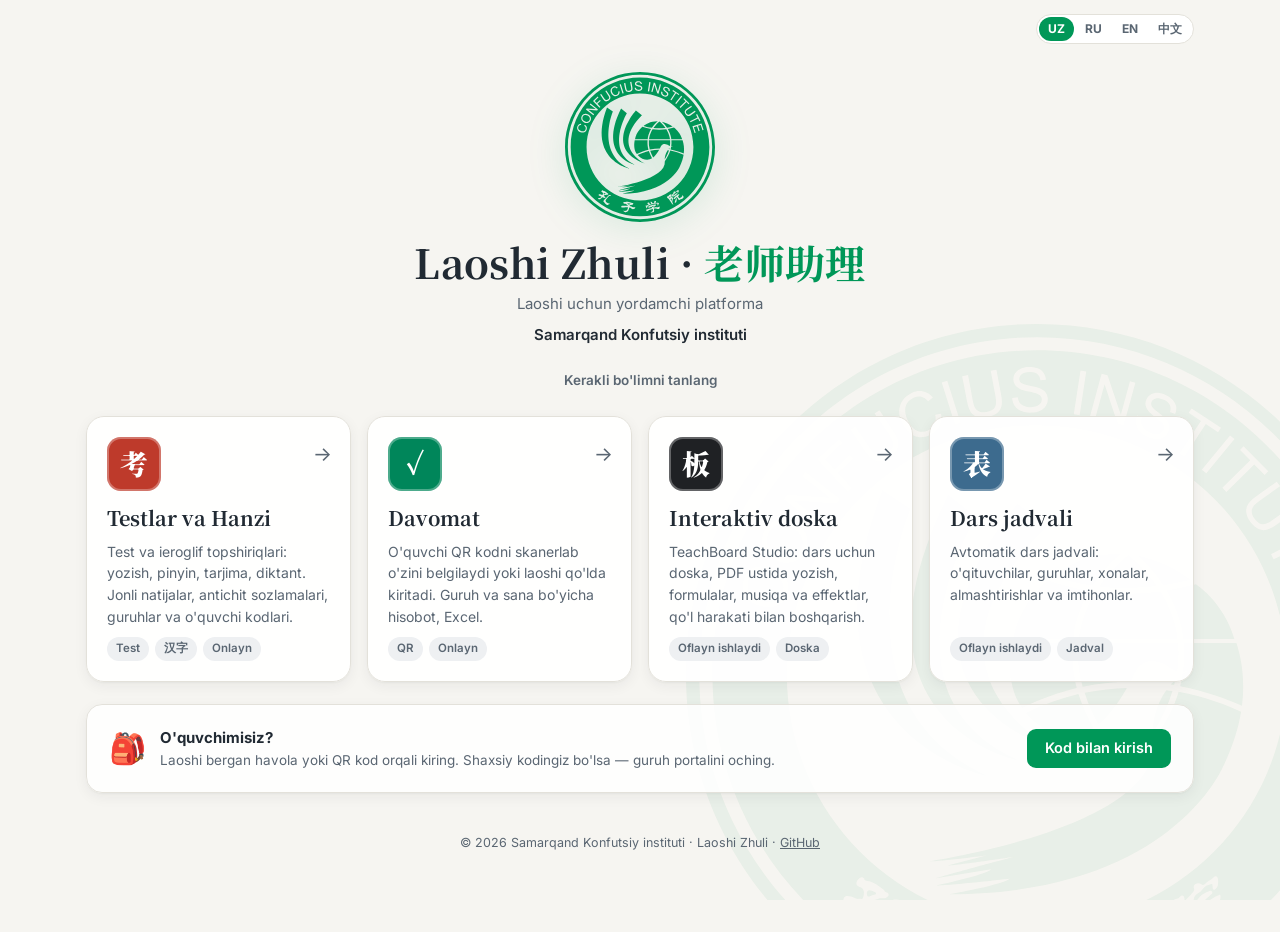
<file: index.html>
<!doctype html>
<html lang="uz">
<head>
<meta charset="utf-8">
<meta name="viewport" content="width=device-width, initial-scale=1, viewport-fit=cover">
<meta name="theme-color" content="#009758">
<title>Laoshi Zhuli · 老师助理</title>
<link rel="icon" href="shared/logo.svg" type="image/svg+xml">
<link rel="manifest" href="manifest.webmanifest">
<link rel="preconnect" href="https://fonts.googleapis.com">
<link href="https://fonts.googleapis.com/css2?family=Noto+Serif+SC:wght@500;700;900&family=Inter:wght@400;500;600;700&display=swap" rel="stylesheet">
<link rel="stylesheet" href="shared/core.css">
<style>
.hero{display:flex;flex-direction:column;align-items:center;text-align:center;padding:28px 0 8px}
.hero img{width:clamp(96px,22vw,150px);height:auto;filter:drop-shadow(0 6px 18px rgba(0,151,88,.18))}
.hero h1{font-size:clamp(26px,5vw,40px);margin-top:14px;letter-spacing:.01em}
.hero h1 span{color:var(--brand)}
.hero p{color:var(--ink-soft);margin-top:4px;font-size:15px}
.hero .inst{font-weight:600;color:var(--ink);margin-top:8px}
.ptop{display:flex;justify-content:flex-end;padding:14px 0 0}
.mods{display:grid;grid-template-columns:repeat(auto-fill,minmax(250px,1fr));gap:16px;margin-top:26px}
.mod{position:relative;display:flex;flex-direction:column;gap:10px;background:rgba(255,255,255,.92);border:1px solid var(--line);border-radius:18px;
  padding:20px;text-decoration:none;color:inherit;box-shadow:var(--shadow);transition:transform .15s,box-shadow .15s,border-color .15s;min-height:210px}
.mod:hover{transform:translateY(-3px);box-shadow:0 12px 30px rgba(33,42,51,.12);border-color:#cfccc3}
.mod .ico{width:54px;height:54px;border-radius:14px;color:#fff;display:flex;align-items:center;justify-content:center;
  font-family:var(--serif);font-weight:900;font-size:28px;box-shadow:inset 0 0 0 2px rgba(255,255,255,.3)}
.mod h2{margin:4px 0 0;font-size:20px}
.mod p{color:var(--ink-soft);font-size:14px;flex:1}
.mod .tags{display:flex;gap:6px;flex-wrap:wrap}
.mod .go{position:absolute;right:18px;top:22px;font-size:20px;color:var(--ink-soft);transition:transform .15s}
.mod:hover .go{transform:translateX(3px);color:var(--ink)}
.stud{margin-top:22px;display:flex;gap:14px;align-items:center;flex-wrap:wrap;background:rgba(255,255,255,.85)}
.stud .t{flex:1;min-width:220px}
</style>
</head>
<body>
<div class="ci-bg"></div>
<div class="wrap" id="app"></div>

<script src="shared/i18n.js"></script>
<script src="config.js"></script>
<script src="shared/app.js"></script>
<script src="shared/modules.js"></script>
<script>
function render(){
  const t = CI.t, esc = CI.esc;
  document.title = t('app.name') + ' · ' + t('inst.name');
  CI.$('#app').innerHTML = `
    <div class="ptop">${CI.langSwitcher()}</div>
    <section class="hero">
      <img src="shared/logo.svg" alt="${esc(t('inst.name'))}">
      <h1>Laoshi Zhuli · <span>老师助理</span></h1>
      <p>${t('app.tagline')}</p>
      <div class="inst">${esc(t('inst.name'))}</div>
    </section>
    <h3 class="center muted" style="font-family:var(--sans);font-weight:600;margin-top:18px">${t('portal.pick')}</h3>
    <div class="mods">
      ${CI_MODULES.map(m => `<a class="mod" href="${m.path}">
        <div class="ico" style="background:${m.color}">${m.icon}</div>
        <span class="go">→</span>
        <h2>${t('mod.'+m.id+'.t')}</h2>
        <p>${t('mod.'+m.id+'.d')}</p>
        <div class="tags">${(m.tags||[]).map(g => CI.pill('p-gray', t('tag.'+g))).join('')}</div>
      </a>`).join('')}
    </div>
    <div class="card stud">
      <div style="font-size:30px">🎒</div>
      <div class="t"><b>${t('portal.student')}</b><div class="muted">${t('portal.studentText')}</div></div>
      <a class="btn btn-brand" href="laoshi/?portal">${t('portal.studentBtn')}</a>
    </div>
    <footer class="ci-foot">© ${new Date().getFullYear()} ${esc(t('inst.name'))} · Laoshi Zhuli ·
      <a href="https://github.com/Darsliklar/laoshi-zhuli" target="_blank" rel="noopener">GitHub</a></footer>`;
}
render();
document.addEventListener('ci:lang', render);
if('serviceWorker' in navigator && location.protocol === 'https:') navigator.serviceWorker.register('sw.js').catch(()=>{});
</script>
</body>
</html>
</file>
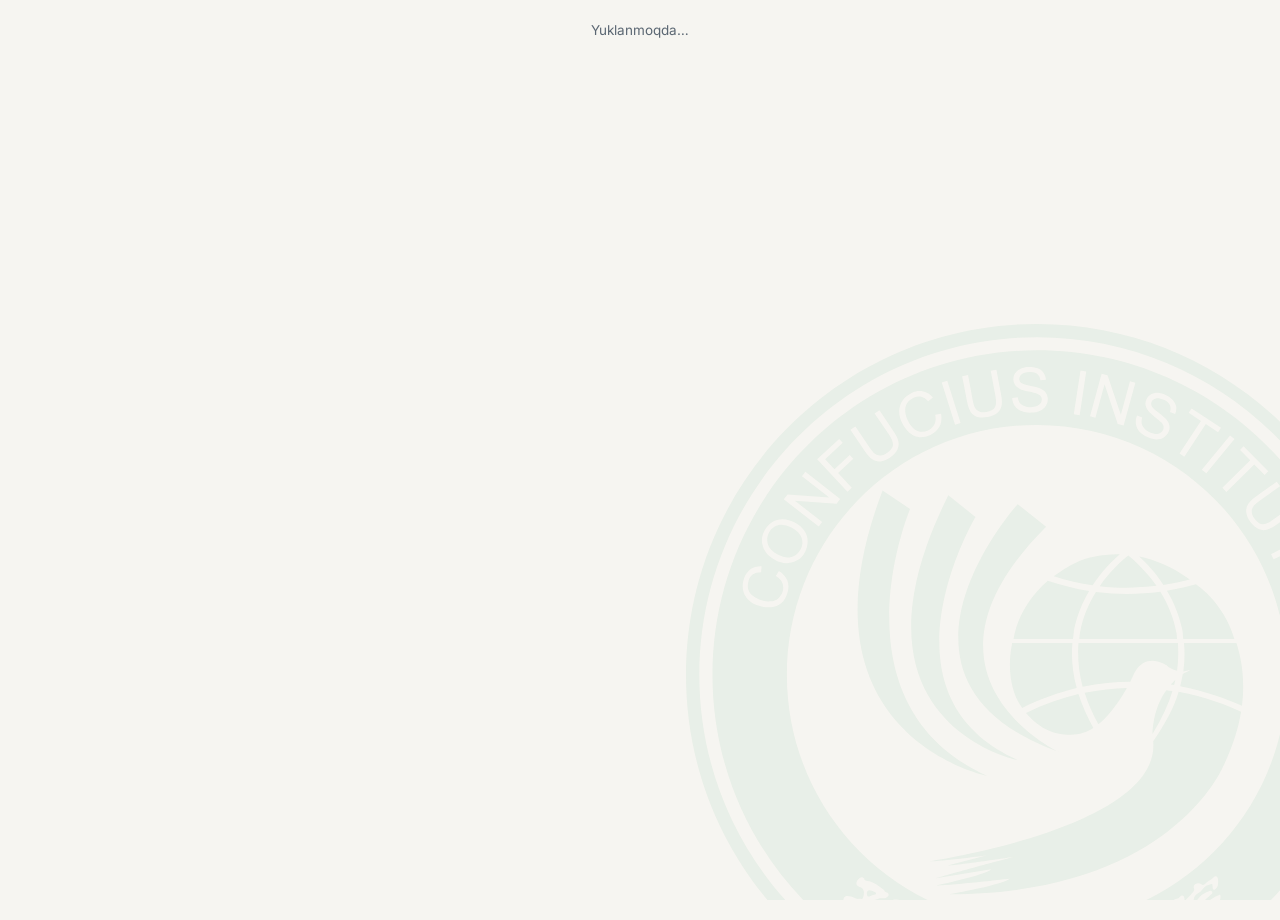
<file: davomat/index.html>
<!doctype html>
<html lang="uz">
<head>
<meta charset="utf-8">
<meta name="viewport" content="width=device-width, initial-scale=1, viewport-fit=cover">
<meta name="theme-color" content="#009758">
<title>Davomat · Laoshi Zhuli</title>
<link rel="icon" href="../shared/logo.svg" type="image/svg+xml">
<link rel="preconnect" href="https://fonts.googleapis.com">
<link href="https://fonts.googleapis.com/css2?family=Noto+Serif+SC:wght@500;700;900&family=Inter:wght@400;500;600;700&display=swap" rel="stylesheet">
<link rel="stylesheet" href="../shared/core.css">
<style>
#att-pres{position:fixed;inset:0;z-index:150;background:#FBFAF6;display:flex;flex-direction:column}
#att-pres .ap-top{display:flex;gap:8px;align-items:center;padding:10px 16px;border-bottom:1px solid var(--line);flex-wrap:wrap}
#att-pres .ap-top b{font-family:var(--serif);font-size:20px}
#att-pres .ap-main{flex:1;display:flex;gap:28px;padding:18px 24px;align-items:center;justify-content:center;min-height:0}
#att-pres .ap-qr{display:flex;flex-direction:column;align-items:center;gap:10px}
#att-pres #ap-qr{width:min(72vh,58vw);height:min(72vh,58vw);background:#fff;border-radius:16px;padding:10px;box-shadow:var(--shadow)}
#att-pres #ap-qr svg{width:100%;height:100%;display:block}
#att-pres .ap-bar{width:min(72vh,58vw);height:6px;background:#EEF0F2;border-radius:99px;overflow:hidden}
#att-pres .ap-bar i{display:block;height:100%;background:var(--brand);transition:width 1s linear}
#att-pres .ap-scan{font-weight:600;font-size:18px}
#att-pres .ap-side{width:min(360px,32vw);align-self:stretch;overflow:auto}
#att-pres .ap-count b{font-family:var(--serif);font-size:72px;color:var(--brand);line-height:1}
#att-pres .ap-count{font-size:28px;font-weight:700}
#att-pres .ap-item{display:flex;gap:8px;align-items:center;justify-content:space-between;padding:7px 0;border-bottom:1px solid var(--line);font-size:15px}
#att-pres .ap-item span:first-child{flex:1;font-weight:600}
@media(max-width:800px){#att-pres .ap-main{flex-direction:column;overflow:auto}#att-pres #ap-qr,#att-pres .ap-bar{width:86vw;height:auto}#att-pres #ap-qr{height:86vw}#att-pres .ap-side{width:100%}}
</style>
</head>
<body>
<div class="ci-bg"></div>
<div class="wrap" id="app"><p class="muted center" style="margin-top:40px">…</p></div>
<script src="../shared/i18n.js"></script>
<script src="../config.js"></script>
<script src="../shared/vendor/firebase-app-compat.js"></script>
<script src="../shared/vendor/firebase-auth-compat.js"></script>
<script src="../shared/vendor/firebase-database-compat.js"></script>
<script src="../shared/vendor/qrcode.js"></script>
<script src="../shared/app.js"></script>
<script src="../shared/groups.js"></script>
<script src="i18n.js"></script>
<script src="att.js"></script>
<script src="pay.js"></script>
</body>
</html>
</file>
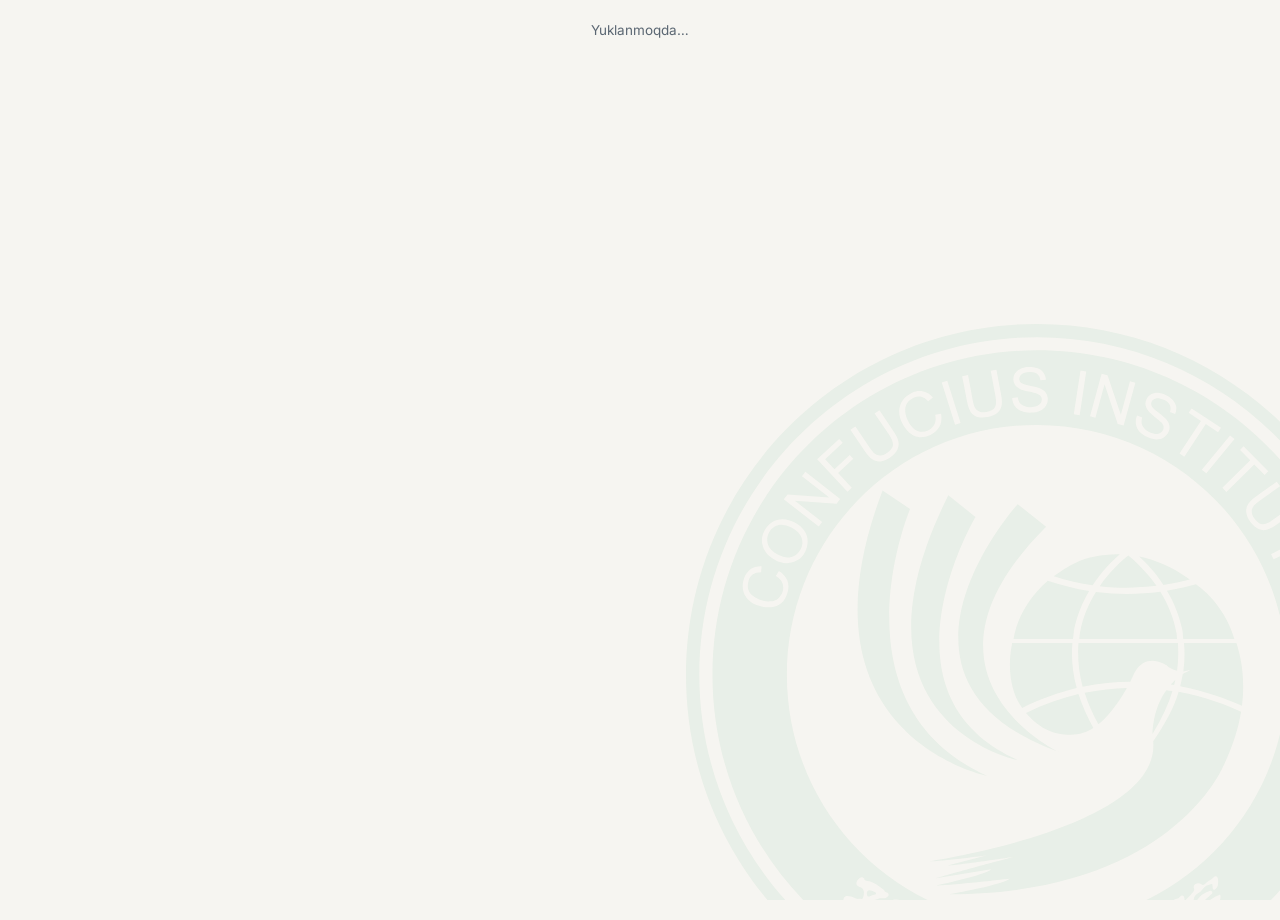
<file: laoshi/index.html>
<!doctype html>
<html lang="uz">
<head>
<meta charset="utf-8">
<meta name="viewport" content="width=device-width, initial-scale=1, viewport-fit=cover">
<meta name="theme-color" content="#BE3A2B">
<title>Testlar va Hanzi · Laoshi Zhuli</title>
<link rel="icon" href="../shared/logo.svg" type="image/svg+xml">
<link rel="preconnect" href="https://fonts.googleapis.com">
<link href="https://fonts.googleapis.com/css2?family=Noto+Serif+SC:wght@500;700;900&family=Inter:wght@400;500;600;700&display=swap" rel="stylesheet">
<link rel="stylesheet" href="../shared/core.css">
</head>
<body>
<div class="ci-bg"></div>
<div class="wrap" id="app"><p class="muted center" style="margin-top:40px">…</p></div>
<script src="../shared/i18n.js"></script>
<script src="../config.js"></script>
<script src="../shared/vendor/firebase-app-compat.js"></script>
<script src="../shared/vendor/firebase-auth-compat.js"></script>
<script src="../shared/vendor/firebase-database-compat.js"></script>
<script src="../shared/vendor/qrcode.js"></script>
<script src="../shared/app.js"></script>
<script src="../shared/groups.js"></script>
<script src="i18n-uz-ru.js"></script>
<script src="i18n-en-zh.js"></script>
<script src="grade.js"></script>
<script src="core.js"></script>
<script src="editor.js"></script>
<script src="hanzi.js"></script>
<script src="live.js"></script>
<script src="student.js"></script>
<script src="admin.js"></script>
</body>
</html>
</file>
<file: shared/core.css>
/* Laoshi Zhuli — umumiy dizayn (barcha bo'limlar) */
:root{
  --paper:#F6F5F1; --card:#FFFFFF; --ink:#212A33; --ink-soft:#5A6672;
  --line:#E3E1DA; --red:#BE3A2B; --red-soft:#F7E8E5; --jade:#00865A; --jade-soft:#E3F3EB;
  --brand:#009758; --brand-dark:#00744A;
  --amber:#D08B0B; --amber-soft:#FBF1DC; --blue:#3D6B8E; --blue-soft:#E7EFF5;
  --r-sm:8px; --r:12px; --r-lg:16px;
  --shadow:0 1px 2px rgba(33,42,51,.04), 0 4px 14px rgba(33,42,51,.06);
  --shadow-pop:0 8px 28px rgba(33,42,51,.16);
  --focus:0 0 0 3px rgba(0,151,88,.22);
  --serif:'Noto Serif SC','Songti SC','SimSun',serif;
  --sans:'Inter',system-ui,-apple-system,'Segoe UI','PingFang SC','Microsoft YaHei',sans-serif;
}
*{box-sizing:border-box;margin:0;padding:0}
html{-webkit-text-size-adjust:100%}
body{background:var(--paper);color:var(--ink);font-family:var(--sans);font-size:15px;line-height:1.55;min-height:100vh;
  -webkit-font-smoothing:antialiased;text-rendering:optimizeLegibility}
.wrap{max-width:1140px;margin:0 auto;padding:0 16px 80px}
.narrow{max-width:640px;margin-left:auto;margin-right:auto}
h1,h2,h3{font-family:var(--serif);line-height:1.3}
h1{font-size:26px} h2{font-size:20px;margin-bottom:12px} h3{font-size:16px;margin-bottom:8px}
a{color:var(--brand-dark)}
.muted{color:var(--ink-soft);font-size:13.5px}
.hidden{display:none!important}
.center{text-align:center}
.nowrap{white-space:nowrap}
.mt{margin-top:12px}.mt2{margin-top:20px}.mb{margin-bottom:12px}
.flex{display:flex;gap:8px;align-items:center;flex-wrap:wrap}
.spacer{flex:1}

/* ---------- yopishqoq sarlavha ---------- */
.topbar{position:sticky;top:0;z-index:60;display:flex;align-items:center;gap:12px;
  margin:0 -16px 20px;padding:10px 16px;background:rgba(246,245,241,.9);
  backdrop-filter:saturate(1.6) blur(10px);-webkit-backdrop-filter:saturate(1.6) blur(10px);border-bottom:1px solid var(--line)}
.topbar .tb-logo{width:38px;height:38px;flex:none;display:block}
.topbar .tb-title{min-width:0;flex:1}
.topbar .tb-title b{display:block;font-family:var(--serif);font-size:18px;line-height:1.2;white-space:nowrap;overflow:hidden;text-overflow:ellipsis}
.topbar .tb-title small{display:block;color:var(--ink-soft);font-size:12px;white-space:nowrap;overflow:hidden;text-overflow:ellipsis}
.topbar .tb-act{display:flex;gap:8px;align-items:center;flex:none}
.topbar a.tb-home{display:flex;align-items:center;gap:10px;text-decoration:none;color:inherit;min-width:0;flex:1}
@media(max-width:640px){
  .topbar{margin:0 -10px 14px;padding:8px 10px;gap:8px}
  .topbar .tb-title b{font-size:15.5px}
  .topbar .tb-logo{width:32px;height:32px}
  .wrap{padding:0 10px 60px}
}

/* ---------- til tanlash ---------- */
.ci-lang{display:inline-flex;background:#fff;border:1.5px solid var(--line);border-radius:99px;padding:2px;gap:2px}
.ci-lang button{background:transparent;border:0;border-radius:99px;padding:4px 9px;font-size:12px;font-weight:700;color:var(--ink-soft);cursor:pointer}
.ci-lang button.on{background:var(--brand);color:#fff}
.ci-lang button:hover:not(.on){color:var(--ink)}

/* ---------- kartochka ---------- */
.card{background:var(--card);border:1px solid var(--line);border-radius:var(--r-lg);box-shadow:var(--shadow);padding:20px 22px;margin-bottom:16px}
.card h2{display:flex;align-items:center;gap:8px;flex-wrap:wrap}
@media(max-width:640px){ .card{padding:16px 14px;border-radius:var(--r)} }

/* ---------- tugmalar ---------- */
button,.btn{font-family:var(--sans);font-size:14.5px;font-weight:600;border:none;border-radius:9px;padding:10px 18px;cursor:pointer;
  transition:background .15s,border-color .15s,color .15s,transform .06s;display:inline-flex;align-items:center;justify-content:center;gap:6px;
  text-decoration:none;line-height:1.3}
button:active{transform:translateY(1px)}
button:disabled{opacity:.45;cursor:not-allowed}
.btn-p{background:var(--ink);color:#fff}.btn-p:hover{background:#37424e}
.btn-red{background:var(--red);color:#fff}.btn-red:hover{background:#a32e21}
.btn-jade,.btn-brand{background:var(--brand);color:#fff}.btn-jade:hover,.btn-brand:hover{background:var(--brand-dark)}
.btn-amber{background:var(--amber);color:#fff}
.btn-ghost{background:#fff;border:1.5px solid var(--line);color:var(--ink)}
.btn-ghost:hover{border-color:var(--ink-soft);background:#FBFBF9}
.btn-sm{padding:6px 12px;font-size:13px;border-radius:7px}
.btn-xs{padding:3px 8px;font-size:12px;border-radius:6px}
.btn-lg{padding:14px 24px;font-size:16px;border-radius:12px}
.btn-block{width:100%}
button:focus-visible,input:focus-visible,select:focus-visible,textarea:focus-visible,a:focus-visible{outline:none;box-shadow:var(--focus)}

/* ---------- maydonlar ---------- */
input,textarea,select{width:100%;font-family:var(--sans);font-size:14.5px;color:var(--ink);background:#fff;border:1.5px solid var(--line);
  border-radius:9px;padding:10px 12px;outline:none;transition:border-color .15s,box-shadow .15s}
input:focus,textarea:focus,select:focus{border-color:var(--brand);box-shadow:var(--focus)}
textarea{resize:vertical;line-height:1.6}
textarea.mono{font-family:ui-monospace,Menlo,monospace;font-size:13.5px}
input[type=radio],input[type=checkbox]{width:auto;box-shadow:none;accent-color:var(--brand)}
input[type=file]{padding:9px 11px;background:#FBFBF9;font-size:13.5px}
label{display:block;font-size:13px;font-weight:600;margin:14px 0 5px;color:var(--ink)}
.card>label:first-child{margin-top:0}
label.chk{display:flex;gap:9px;align-items:flex-start;font-weight:500;margin:10px 0 0;cursor:pointer}
label.chk input{margin-top:3px;flex:none}
label.chk small{display:block;color:var(--ink-soft);font-weight:400;font-size:12.5px}
.row{display:flex;gap:12px;flex-wrap:wrap}.row>*{flex:1;min-width:140px}
.grid2{display:grid;grid-template-columns:1fr 1fr;gap:14px}
@media(max-width:640px){.grid2{grid-template-columns:1fr}}

/* ---------- tablar ---------- */
.tabs{display:flex;gap:6px;margin-bottom:18px;flex-wrap:nowrap;overflow-x:auto;scrollbar-width:none;padding-bottom:4px;-webkit-overflow-scrolling:touch}
.tabs::-webkit-scrollbar{display:none}
.tab{padding:8px 16px;border-radius:99px;border:1.5px solid var(--line);background:#fff;font-size:13.5px;font-weight:600;cursor:pointer;
  color:var(--ink-soft);white-space:nowrap;flex:none}
.tab.on{background:var(--ink);color:#fff;border-color:var(--ink)}
.tab:hover:not(.on){border-color:var(--ink-soft);color:var(--ink)}
.tab-sep{flex:none;width:1px;align-self:stretch;background:var(--line);margin:4px 6px}

/* ---------- belgilar ---------- */
.dot{width:12px;height:12px;border-radius:50%;display:inline-block;vertical-align:-1px}
.d-green{background:var(--jade)}.d-yellow{background:var(--amber)}.d-red{background:var(--red)}.d-blue{background:var(--blue)}.d-gray{background:#B9BFC6}
.pill{display:inline-flex;align-items:center;gap:5px;padding:3px 9px;border-radius:99px;font-size:11.5px;font-weight:600;white-space:nowrap}
.p-green{background:var(--jade-soft);color:var(--jade)}
.p-yellow{background:var(--amber-soft);color:#96650a}
.p-red{background:var(--red-soft);color:var(--red)}
.p-blue{background:var(--blue-soft);color:var(--blue)}
.p-gray{background:#EEF0F2;color:var(--ink-soft)}
.code{font-family:ui-monospace,monospace;background:#F0F1EC;border:1px solid var(--line);border-radius:7px;padding:2px 7px;font-size:12.5px}

/* ---------- jadval ---------- */
table{width:100%;border-collapse:collapse;font-size:14px}
th{font-size:11.5px;text-transform:uppercase;letter-spacing:.05em;color:var(--ink-soft);text-align:left;padding:10px 12px;border-bottom:2px solid var(--line)}
td{padding:10px 12px;border-bottom:1px solid var(--line);vertical-align:middle}
tr:hover td{background:#FAFAF7}
.tbl{overflow-x:auto;border:1px solid var(--line);border-radius:var(--r);background:#fff}
.tbl table{font-size:13.5px}
.tbl th{position:sticky;top:0;background:#FBFBF9;z-index:1}
.tbl tr:last-child td{border-bottom:none}
.bar{height:8px;background:#EEF0F2;border-radius:99px;overflow:hidden;min-width:80px}
.bar>i{display:block;height:100%;background:var(--brand);border-radius:99px}

/* ---------- ro'yxat qatori ---------- */
.lrow{display:flex;align-items:flex-start;justify-content:space-between;gap:14px;flex-wrap:wrap;background:var(--card);
  border:1px solid var(--line);border-radius:var(--r);padding:14px 16px;margin-bottom:10px;transition:border-color .15s,box-shadow .15s}
.lrow:hover{border-color:#D3D0C7;box-shadow:var(--shadow)}
.lrow-main{min-width:200px;flex:1}
.lrow-title{font-family:var(--serif);font-weight:700;font-size:16px;line-height:1.35;display:flex;align-items:center;gap:8px;flex-wrap:wrap}
.lrow-sub{color:var(--ink-soft);font-size:13.5px;margin-top:3px}
.lrow-act{display:flex;gap:8px;align-items:center;flex-wrap:wrap;flex:none}
@media(max-width:640px){ .lrow{padding:13px} .lrow-act{width:100%} .lrow-act .btn-sm{flex:1} }

/* ---------- "⋯" menyu ---------- */
.menu{position:relative;display:inline-block}
.menu-btn{min-width:38px;font-size:17px;line-height:1;padding:6px 10px;letter-spacing:1px}
.menu-pop{position:absolute;right:0;top:calc(100% + 6px);z-index:70;min-width:214px;background:#fff;border:1px solid var(--line);
  border-radius:var(--r);box-shadow:var(--shadow-pop);padding:6px;display:flex;flex-direction:column}
.menu-item{background:transparent;border:none;text-align:left;justify-content:flex-start;padding:9px 11px;border-radius:var(--r-sm);font-size:13.5px;font-weight:500;color:var(--ink);width:100%;white-space:nowrap}
.menu-item:hover{background:#F2F4F6}
.menu-item.danger{color:var(--red)}.menu-item.danger:hover{background:var(--red-soft)}

/* ---------- eslatma, bo'sh holat, statistika ---------- */
.note{background:var(--amber-soft);border:1px solid #EBD9AE;border-radius:var(--r);padding:12px 14px;font-size:13.5px;margin:12px 0;line-height:1.5}
.note.red{background:var(--red-soft);border-color:#E8C4BE}
.note.green{background:var(--jade-soft);border-color:#BFE0CF}
.note.blue{background:var(--blue-soft);border-color:#C9DAE7}
.empty{text-align:center;padding:34px 18px;color:var(--ink-soft)}
.empty .ico{font-size:34px;display:block;margin-bottom:8px;opacity:.75}
.stats{display:grid;grid-template-columns:repeat(auto-fit,minmax(120px,1fr));gap:10px;margin-bottom:16px}
.stat{background:#fff;border:1px solid var(--line);border-radius:var(--r);padding:14px;text-align:center}
.stat b{font-family:var(--serif);font-size:26px;display:block;line-height:1.2}
.stat span{font-size:11.5px;color:var(--ink-soft);font-weight:600;text-transform:uppercase;letter-spacing:.05em}

/* ---------- modal, toast ---------- */
.modal-bg{position:fixed;inset:0;background:rgba(33,42,51,.5);z-index:200;display:flex;align-items:center;justify-content:center;padding:16px}
.modal{background:#fff;border-radius:var(--r-lg);box-shadow:var(--shadow-pop);max-width:640px;width:100%;max-height:88vh;overflow-y:auto;padding:22px}
.modal h2{margin-bottom:10px}
.modal .m-act{display:flex;gap:8px;justify-content:flex-end;flex-wrap:wrap;margin-top:18px}
@media(max-width:640px){ .modal{padding:18px 16px;max-height:94vh} }
.toasts{position:fixed;left:50%;bottom:20px;transform:translateX(-50%);z-index:300;display:flex;flex-direction:column;gap:8px;align-items:center;pointer-events:none}
.toast{background:var(--ink);color:#fff;padding:10px 16px;border-radius:10px;font-size:14px;box-shadow:var(--shadow-pop);max-width:90vw;animation:ciT .2s ease-out}
.toast.ok{background:var(--jade)}.toast.err{background:var(--red)}
@keyframes ciT{from{opacity:0;transform:translateY(8px)}to{opacity:1;transform:none}}

/* ---------- havola + QR ---------- */
.linkbox{display:flex;gap:8px;align-items:center;flex-wrap:wrap}
.linkbox input{font-family:ui-monospace,monospace;font-size:12.5px;min-width:180px;flex:1}
.qrbox{display:inline-block;background:#fff;border:1px solid var(--line);border-radius:10px;padding:8px;line-height:0}
.qrbox svg{display:block;width:100%;height:auto}

/* ---------- fon logosi (barcha sahifalar) ---------- */
.ci-bg{position:fixed;inset:0;z-index:-1;pointer-events:none;overflow:hidden}
.ci-bg::before{content:'';position:absolute;right:-12vmin;bottom:-14vmin;width:78vmin;height:78vmin;
  background:url(logo.svg) center/contain no-repeat;opacity:.055}

footer.ci-foot{margin-top:40px;text-align:center;color:var(--ink-soft);font-size:12.5px}
footer.ci-foot a{color:inherit}

@media print{ .topbar,.no-print,.toasts{display:none!important} body{background:#fff} .card{box-shadow:none;border-color:#ccc} .ci-bg{display:none} }
@media (prefers-reduced-motion: reduce){ *{transition:none!important;animation:none!important} }

/* jonli ulanish belgisi */
.ci-conn{display:inline-block;width:10px;height:10px;border-radius:50%;background:#B9BFC6;flex:none}
.ci-conn.on{background:var(--jade);box-shadow:0 0 0 3px var(--jade-soft)}
.ci-conn.off{background:var(--amber);box-shadow:0 0 0 3px var(--amber-soft)}
</file>
